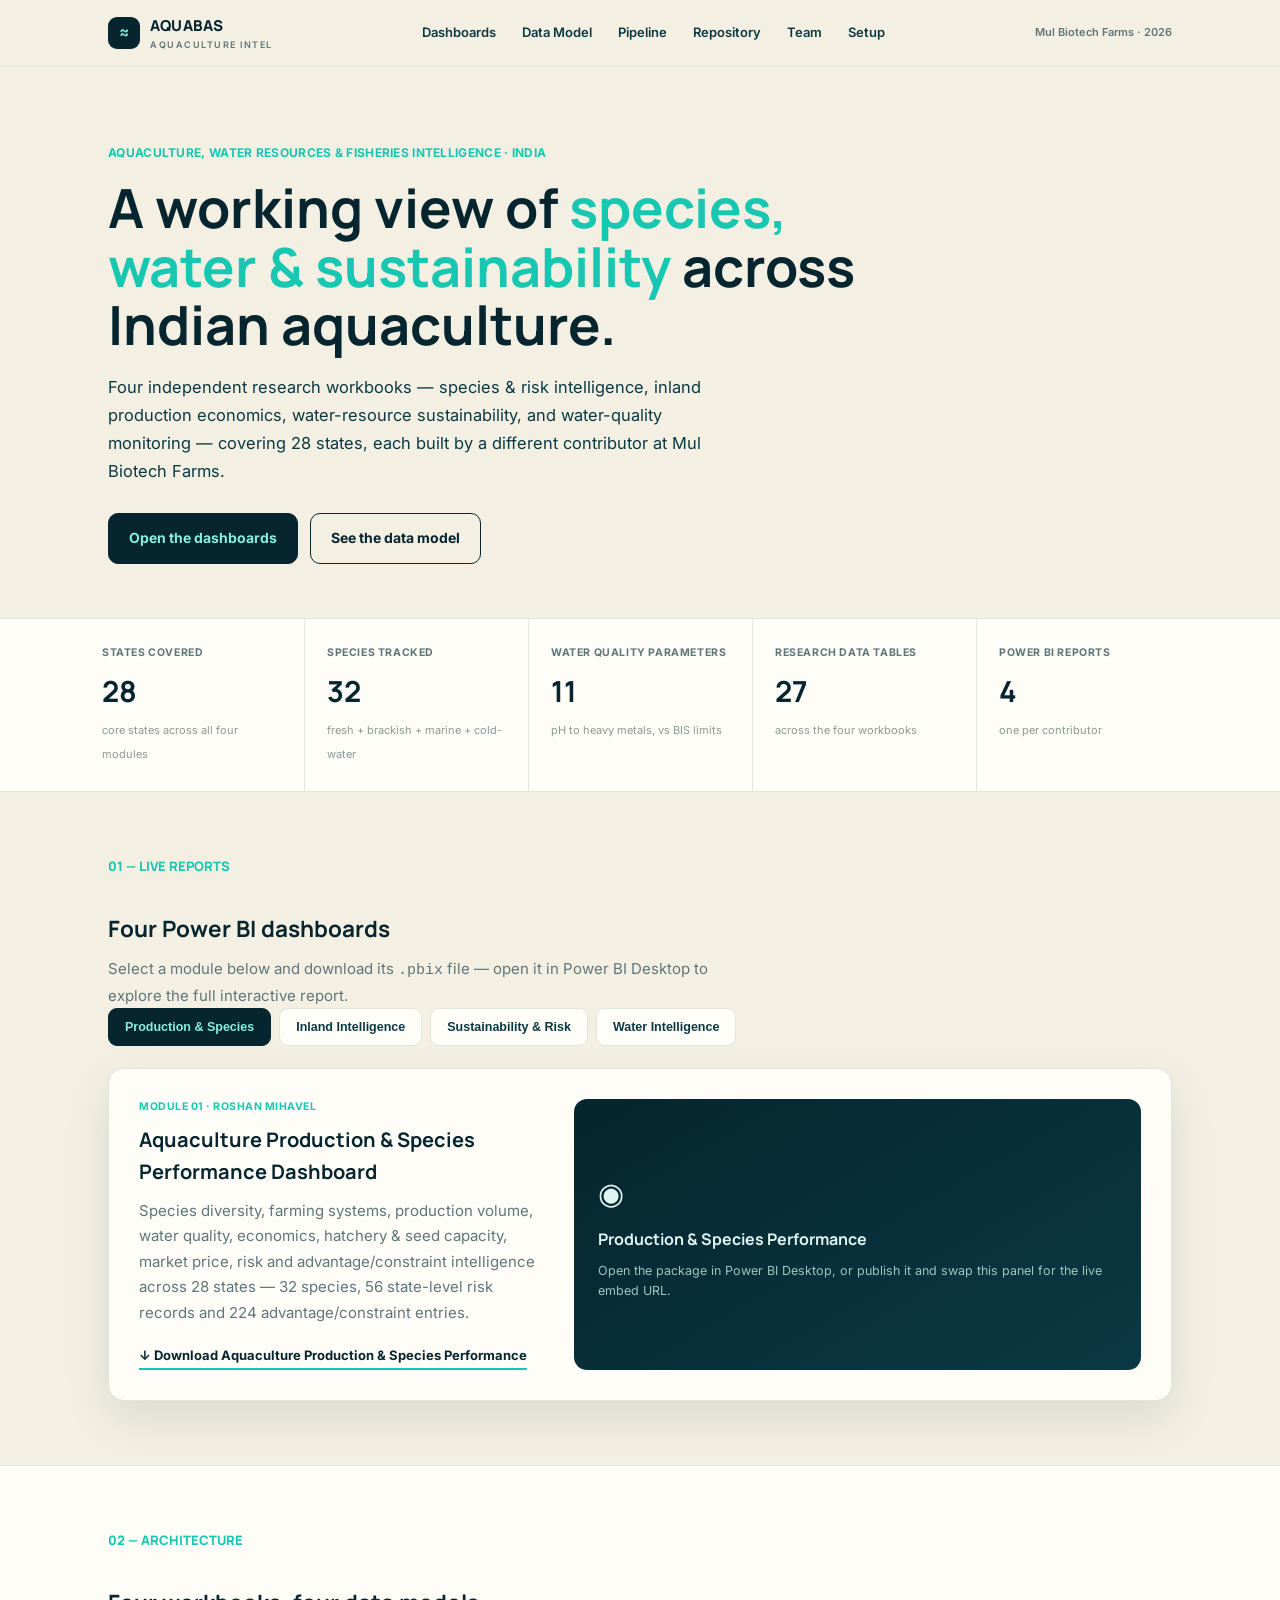
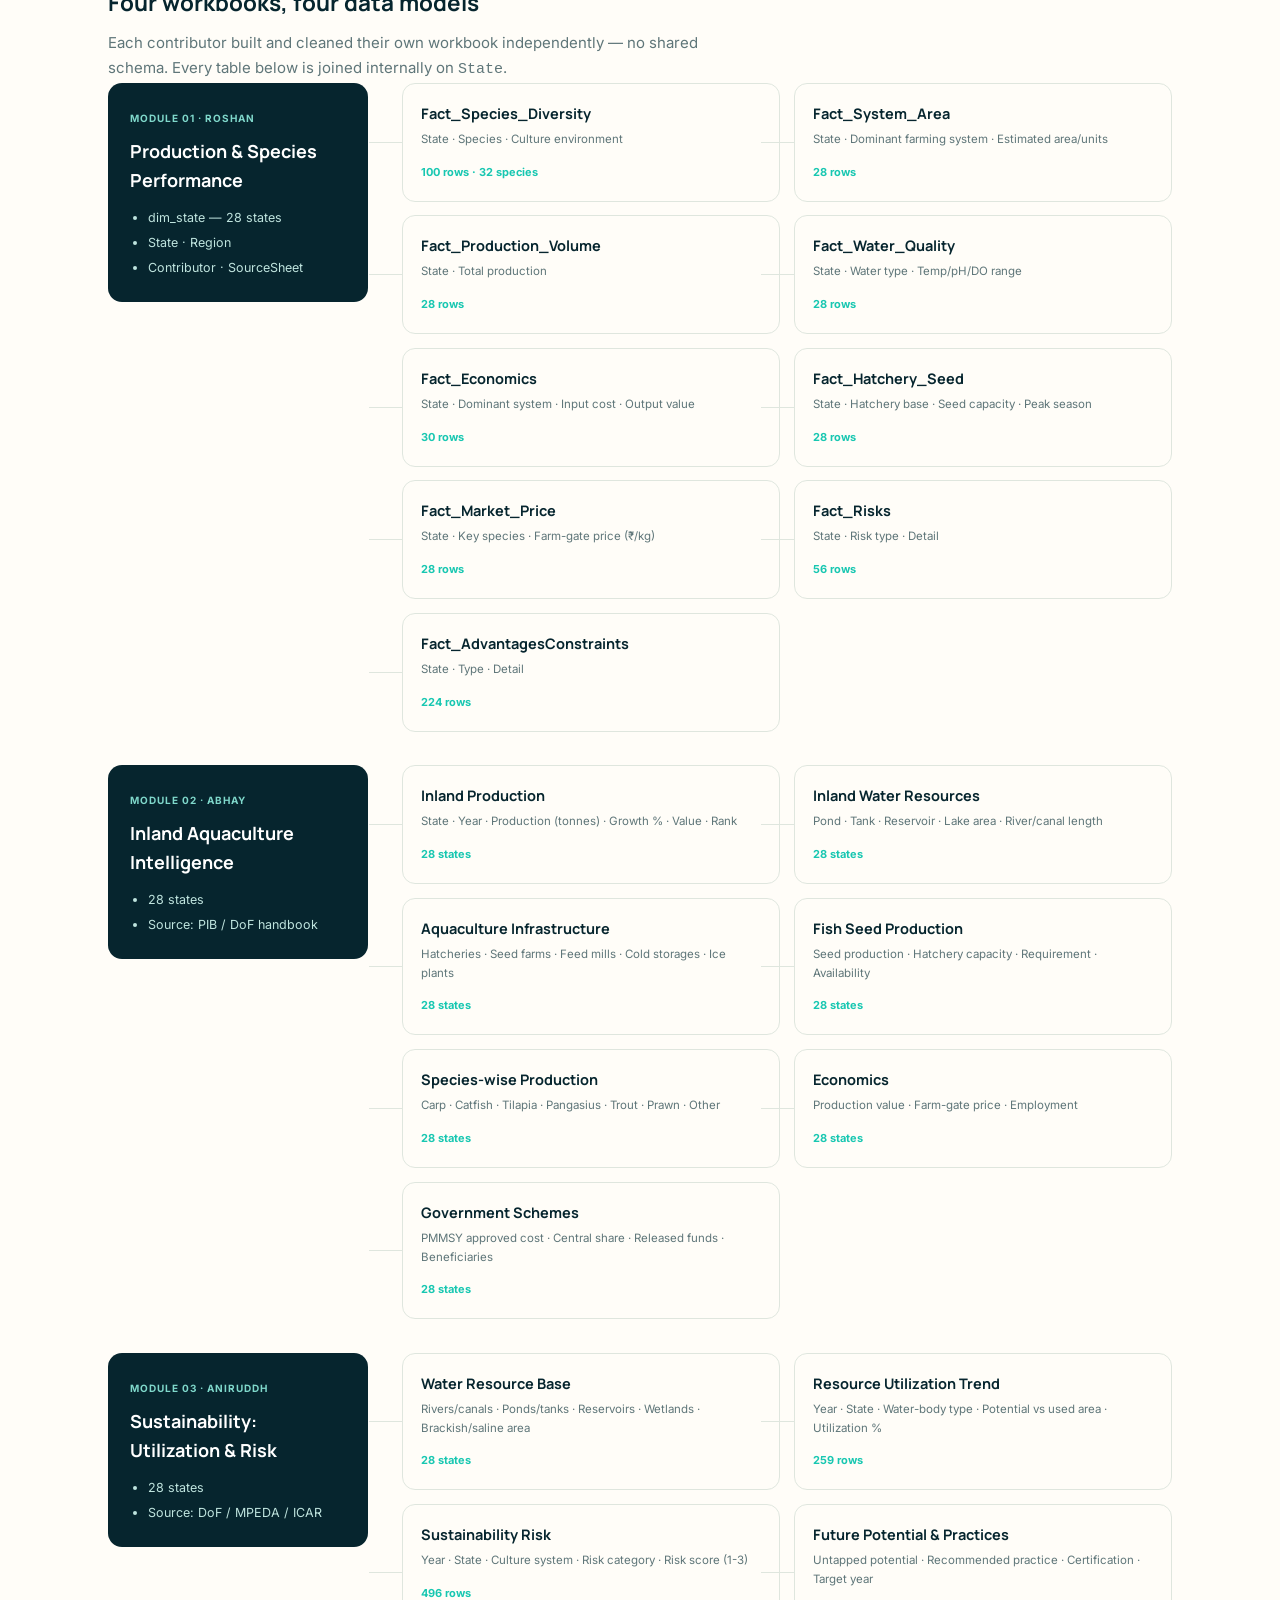
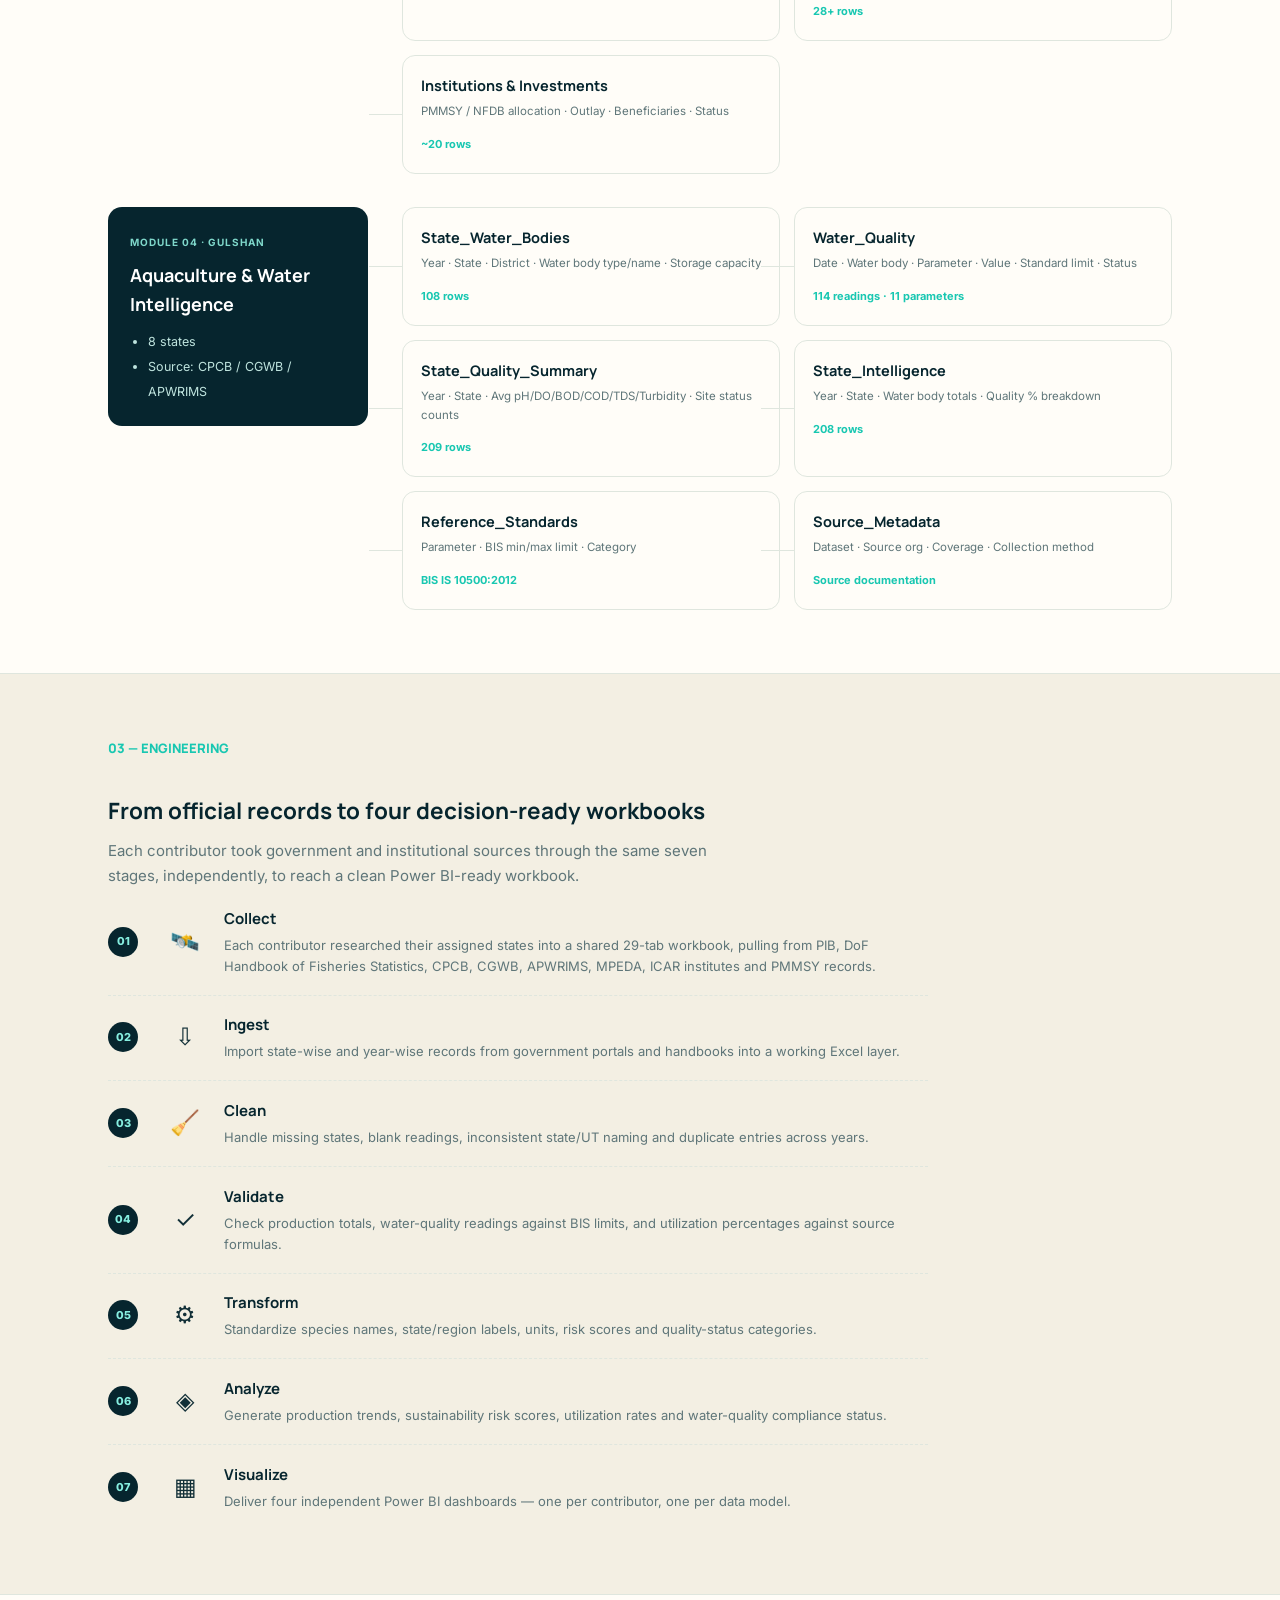
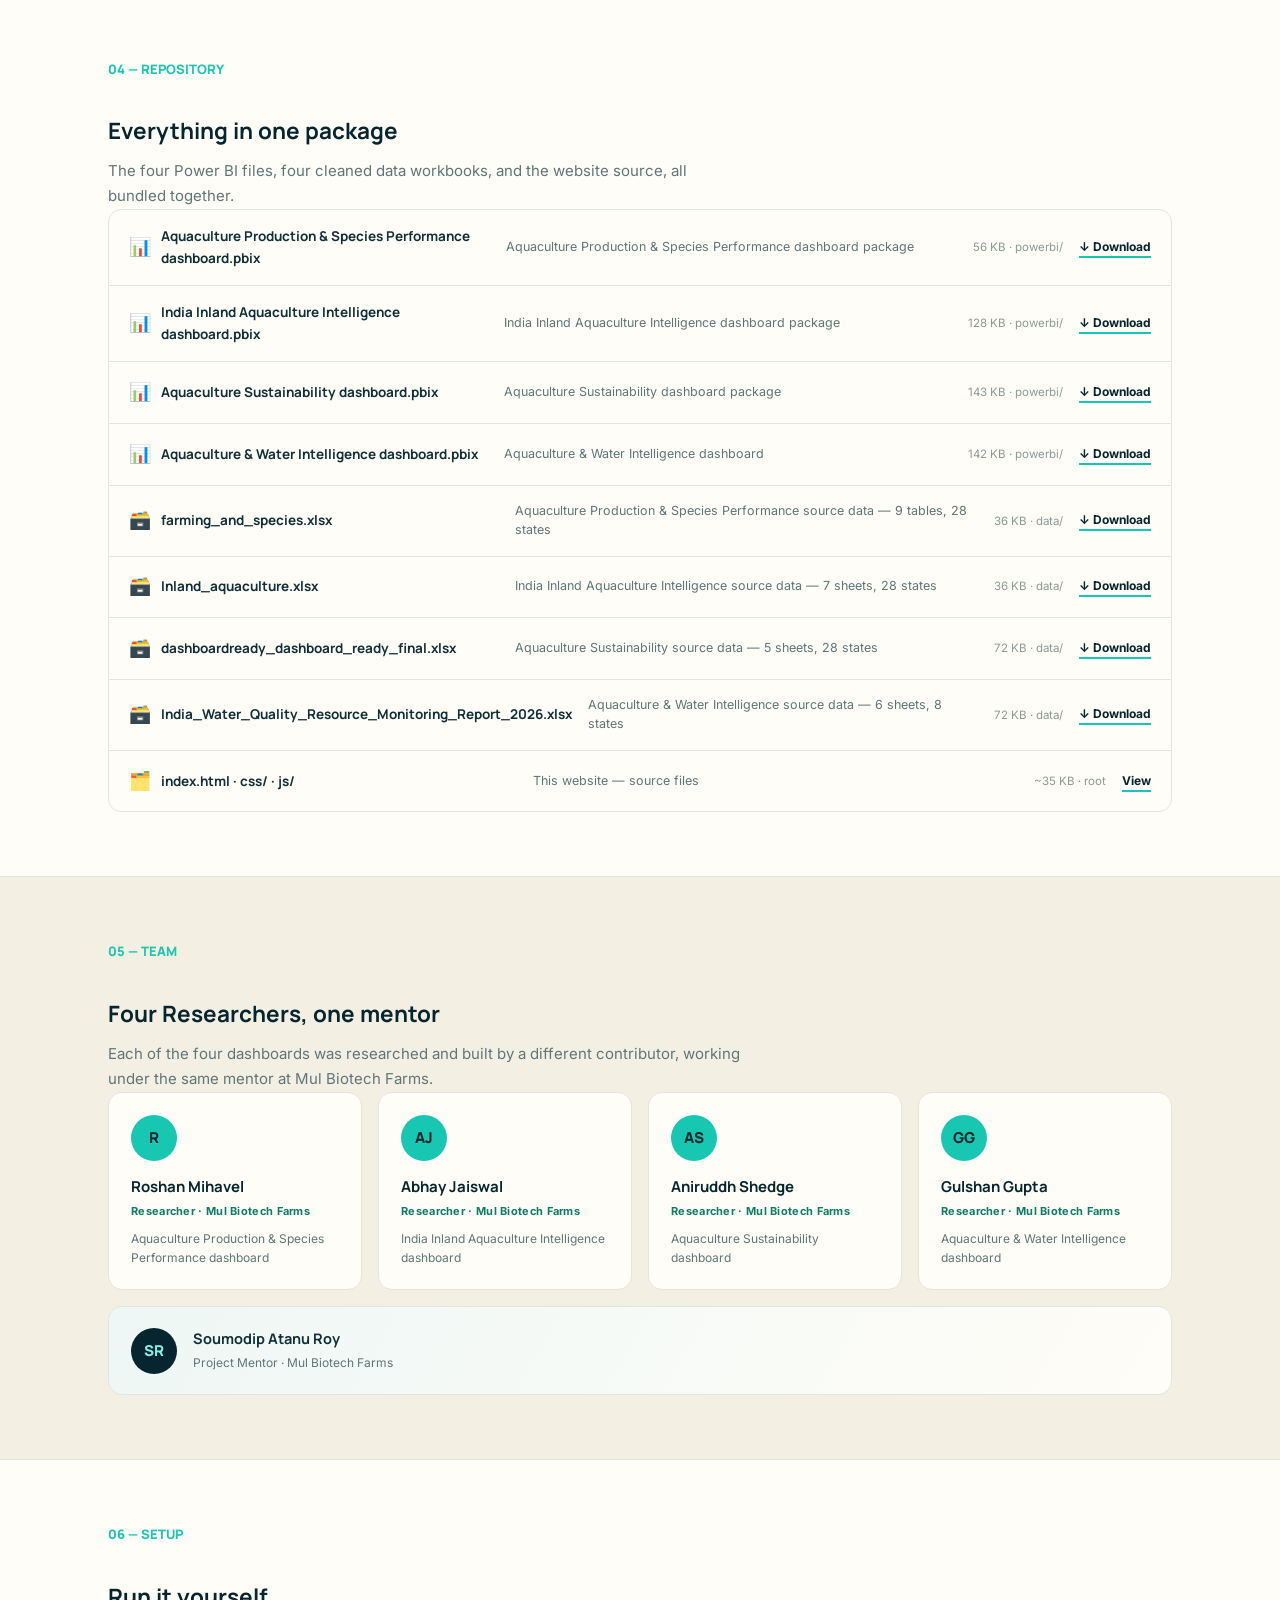
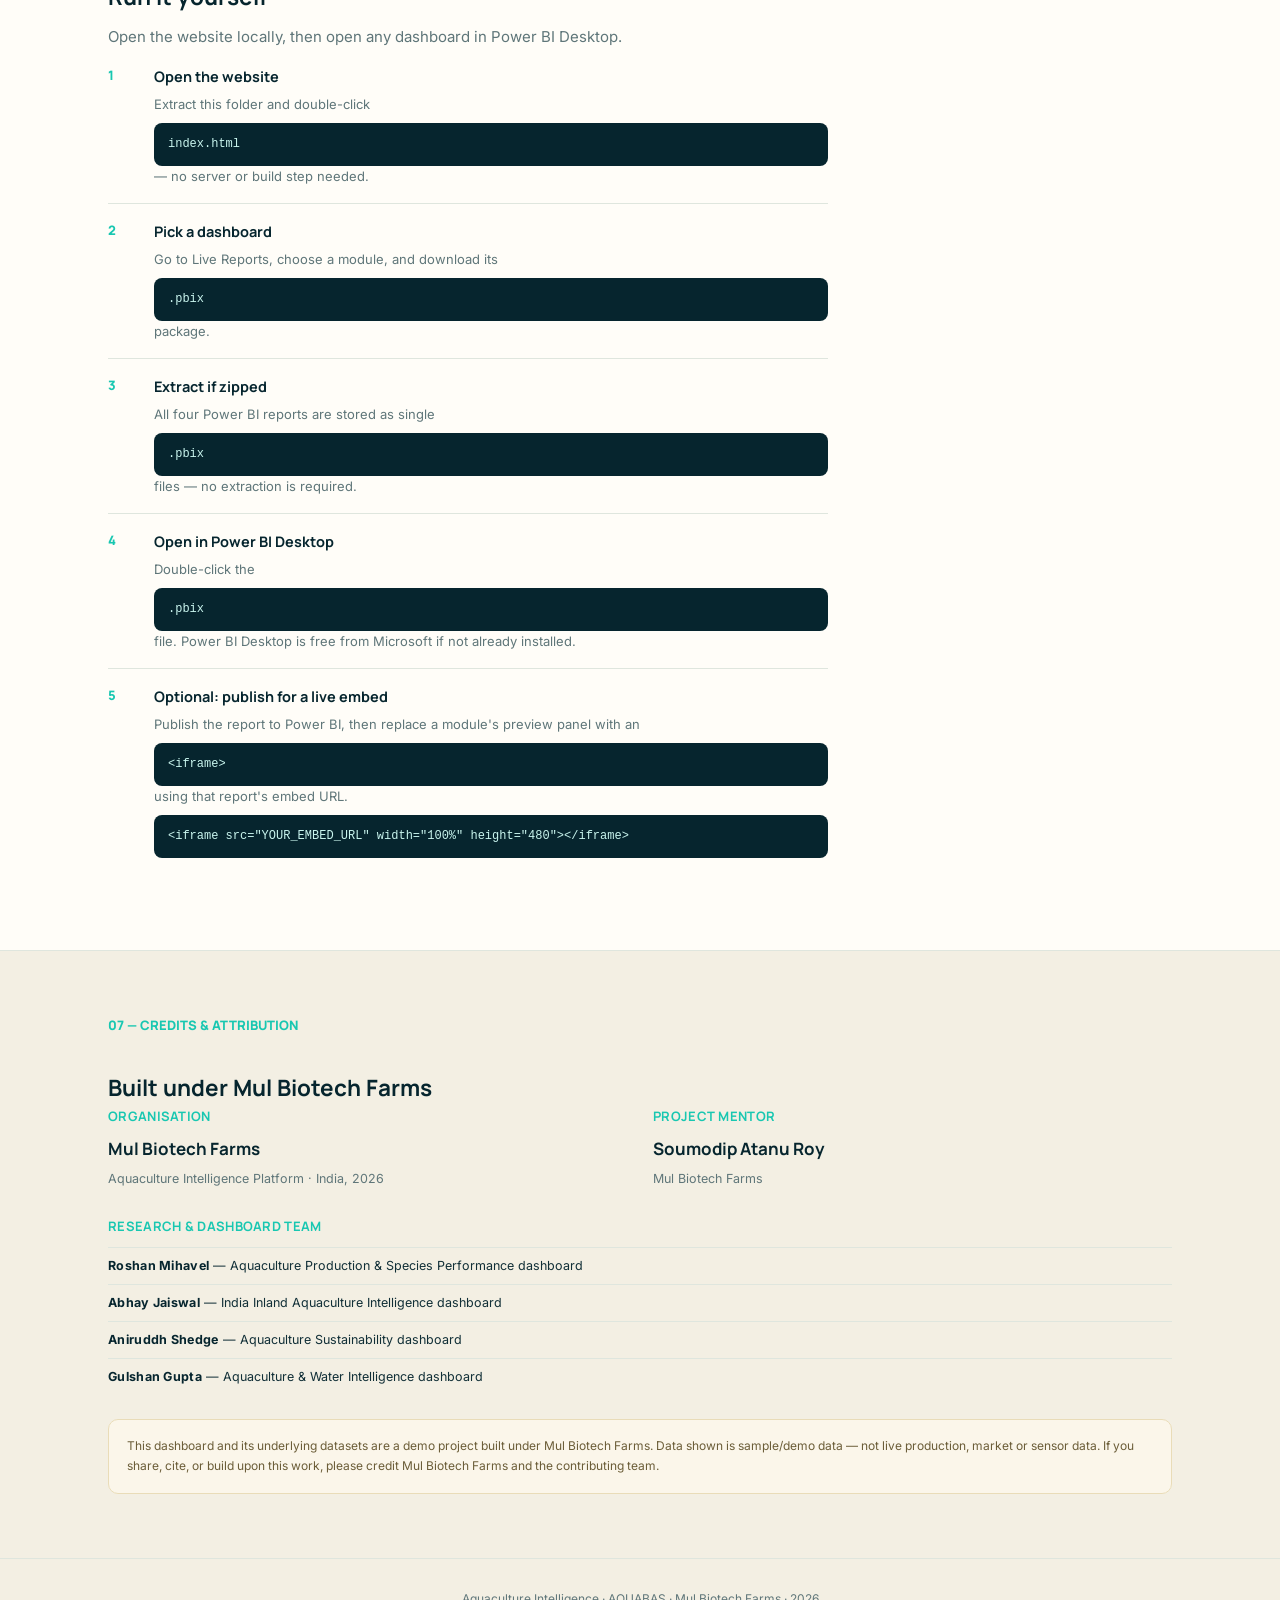
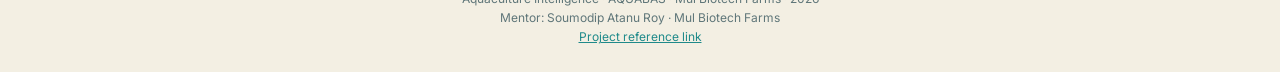
<file: index.html>
<!doctype html>
<html lang="en">
<head>
<meta charset="utf-8">
<meta name="viewport" content="width=device-width,initial-scale=1">
<title>AQUABAS — India Aquaculture & Water Intelligence Dashboards</title>
<meta name="description" content="AQUABAS — four Power BI dashboards covering species intelligence, production economics, water-resource sustainability and water-quality monitoring across Indian aquaculture, built under Mul Biotech Farms.">
<link rel="preconnect" href="https://fonts.googleapis.com">
<link rel="preconnect" href="https://fonts.gstatic.com" crossorigin>
<link rel="stylesheet" href="https://fonts.googleapis.com/css2?family=Manrope:wght@600;700;800&family=Inter:wght@400;500;600;700&display=swap">
<link rel="stylesheet" href="style.css">
</head>
<body>

<nav class="topnav">
  <div class="wrap">
    <div class="brand"><div class="mark">≈</div><div>AQUABAS<small>AQUACULTURE INTEL</small></div></div>
    <div class="navlinks">
      <a href="#dashboard">Dashboards</a>
      <a href="#model">Data Model</a>
      <a href="#pipeline">Pipeline</a>
      <a href="#repo">Repository</a>
      <a href="#team">Team</a>
      <a href="#setup">Setup</a>
    </div>
    <div class="navmeta">Mul Biotech Farms · 2026</div>
    <button class="hamburger" id="menuOpen" aria-label="Open menu" aria-expanded="false" aria-controls="mobileMenu">
      <span></span><span></span><span></span>
    </button>
  </div>
</nav>

<div class="mobile-menu" id="mobileMenu">
  <div class="mm-top">
    <div class="brand"><div class="mark">≈</div><div>AQUABAS<small>AQUACULTURE INTEL</small></div></div>
    <button class="mm-close" id="menuClose" aria-label="Close menu">✕</button>
  </div>
  <div class="mm-links">
    <a href="#dashboard">Dashboards</a>
    <a href="#model">Data Model</a>
    <a href="#pipeline">Pipeline</a>
    <a href="#repo">Repository</a>
    <a href="#team">Team</a>
    <a href="#setup">Setup</a>
  </div>
  <div class="mm-actions">
    <a class="btn primary" href="#dashboard">Open the dashboards</a>
    <a class="btn ghost" href="#model">See the data model</a>
  </div>
  <div class="mm-ledger">
    <small>Project ledger &nbsp;·&nbsp; Mul Biotech Farms &nbsp;·&nbsp; 2026</small>
    <div class="mm-ledger-row"><span>States covered</span><b>28</b></div>
    <div class="mm-ledger-row"><span>Power BI reports</span><b>4</b></div>
  </div>
</div>

<header class="hero">
  <div class="wrap">
    <div class="kicker">AQUACULTURE, WATER RESOURCES & FISHERIES INTELLIGENCE · INDIA</div>
    <h1>A working view of <i>species, water & sustainability</i> across Indian aquaculture.</h1>
    <p class="lead">Four independent research workbooks — species & risk intelligence, inland production economics, water-resource sustainability, and water-quality monitoring — covering 28 states, each built by a different contributor at Mul Biotech Farms.</p>
    <div class="hero-actions">
      <a class="btn primary" href="#dashboard">Open the dashboards</a>
      <a class="btn ghost" href="#model">See the data model</a>
    </div>
  </div>
</header>

<div class="ledger">
  <div class="wrap">
    <div><small>STATES COVERED</small><strong>28</strong><em>core states across all four modules</em></div>
    <div><small>SPECIES TRACKED</small><strong>32</strong><em>fresh + brackish + marine + cold-water</em></div>
    <div><small>WATER QUALITY PARAMETERS</small><strong>11</strong><em>pH to heavy metals, vs BIS limits</em></div>
    <div><small>RESEARCH DATA TABLES</small><strong>27</strong><em>across the four workbooks</em></div>
    <div><small>POWER BI REPORTS</small><strong>4</strong><em>one per contributor</em></div>
  </div>
</div>

<section class="block" id="dashboard">
  <div class="wrap">
    <div class="section-head"><span class="num">01 — LIVE REPORTS</span></div>
    <h2>Four Power BI dashboards</h2>
    <p class="section-sub">Select a module below and download its <code>.pbix</code> file — open it in Power BI Desktop to explore the full interactive report.</p>

    <div class="tabbar">
      <button class="tabbtn active" data-tab="t1">Production & Species</button>
      <button class="tabbtn" data-tab="t2">Inland Intelligence</button>
      <button class="tabbtn" data-tab="t3">Sustainability & Risk</button>
      <button class="tabbtn" data-tab="t4">Water Intelligence</button>
    </div>

    <div class="reportpanel active" id="t1">
      <div class="rp-meta">
        <span>MODULE 01 · ROSHAN MIHAVEL</span>
        <h3>Aquaculture Production & Species Performance Dashboard</h3>
        <p>Species diversity, farming systems, production volume, water quality, economics, hatchery & seed capacity, market price, risk and advantage/constraint intelligence across 28 states — 32 species, 56 state-level risk records and 224 advantage/constraint entries.</p>
        <a class="dl-link" href="javascript:void(0)" data-href="powerbi/Roshan.pbix" download="Roshan.pbix">↓ Download Aquaculture Production & Species Performance</a>
      </div>
      <div class="rp-preview"><div class="icon">◉</div><b>Production & Species Performance</b><small>Open the package in Power BI Desktop, or publish it and swap this panel for the live embed URL.</small></div>
    </div>

    <div class="reportpanel" id="t2">
      <div class="rp-meta">
        <span>MODULE 02 · ABHAY JAISWAL</span>
        <h3>India Inland Aquaculture Intelligence Dashboard</h3>
        <p>State-wise inland fish production, water resources, infrastructure, seed production, species-wise output, economics and PMMSY government scheme funding across 28 states.</p>
        <a class="dl-link" href="javascript:void(0)" data-href="powerbi/Abhay.pbix" download="Abhay.pbix">↓ Download India Inland Aquaculture Intelligence</a>
      </div>
      <div class="rp-preview"><div class="icon">◌</div><b>Inland Aquaculture Intelligence</b><small>Open the package in Power BI Desktop, or publish it and swap this panel for the live embed URL.</small></div>
    </div>

    <div class="reportpanel" id="t3">
      <div class="rp-meta">
        <span>MODULE 03 · ANIRUDDH SHEDGE</span>
        <h3>Aquaculture Sustainability Dashboard: Resource Utilization & Risk Analysis</h3>
        <p>Water resource base, actual-vs-potential utilization trends, a multi-year sustainability risk matrix, future resource potential and institutional investment (PMMSY / NFDB) tracking across 28 states.</p>
        <a class="dl-link" href="javascript:void(0)" data-href="powerbi/Aniruddha.pbix" download="Aniruddha.pbix">↓ Download Aquaculture Sustainability: Resource Utilization & Risk Analysis</a>
      </div>
      <div class="rp-preview"><div class="icon">◈</div><b>Sustainability & Risk Analysis</b><small>Open the package in Power BI Desktop, or publish it and swap this panel for the live embed URL.</small></div>
    </div>

    <div class="reportpanel" id="t4">
      <div class="rp-meta">
        <span>MODULE 04 · GULSHAN GUPTA</span>
        <h3>Aquaculture & Water Intelligence Dashboard</h3>
        <p>A registry of monitored reservoirs, ponds and hydrological stations, plus pH, dissolved oxygen, BOD, COD, TDS, turbidity and heavy-metal readings checked against BIS drinking-water standards across 8 states.</p>
        <a class="dl-link" href="javascript:void(0)" data-href="powerbi/gulshan.pbix" download="gulshan.pbix">↓ Download Aquaculture & Water Intelligence</a>
      </div>
      <div class="rp-preview"><div class="icon">◇</div><b>Aquaculture & Water Intelligence</b><small>Open the file in Power BI Desktop, or publish it and swap this panel for the live embed URL.</small></div>
    </div>
  </div>
</section>

<section class="block alt" id="model">
  <div class="wrap">
    <div class="section-head"><span class="num">02 — ARCHITECTURE</span></div>
    <h2>Four workbooks, four data models</h2>
    <p class="section-sub">Each contributor built and cleaned their own workbook independently — no shared schema. Every table below is joined internally on <code>State</code>.</p>

    <div class="model" style="margin-bottom:34px">
      <div class="dim-card">
        <span>MODULE 01 · ROSHAN</span>
        <h3>Production & Species Performance</h3>
        <ul>
          <li>dim_state — 28 states</li>
          <li>State · Region</li>
          <li>Contributor · SourceSheet</li>
        </ul>
      </div>
      <div class="fact-grid">
        <div class="fact-card"><b>Fact_Species_Diversity</b><span class="cols">State · Species · Culture environment</span><em>100 rows · 32 species</em></div>
        <div class="fact-card"><b>Fact_System_Area</b><span class="cols">State · Dominant farming system · Estimated area/units</span><em>28 rows</em></div>
        <div class="fact-card"><b>Fact_Production_Volume</b><span class="cols">State · Total production</span><em>28 rows</em></div>
        <div class="fact-card"><b>Fact_Water_Quality</b><span class="cols">State · Water type · Temp/pH/DO range</span><em>28 rows</em></div>
        <div class="fact-card"><b>Fact_Economics</b><span class="cols">State · Dominant system · Input cost · Output value</span><em>30 rows</em></div>
        <div class="fact-card"><b>Fact_Hatchery_Seed</b><span class="cols">State · Hatchery base · Seed capacity · Peak season</span><em>28 rows</em></div>
        <div class="fact-card"><b>Fact_Market_Price</b><span class="cols">State · Key species · Farm-gate price (₹/kg)</span><em>28 rows</em></div>
        <div class="fact-card"><b>Fact_Risks</b><span class="cols">State · Risk type · Detail</span><em>56 rows</em></div>
        <div class="fact-card"><b>Fact_AdvantagesConstraints</b><span class="cols">State · Type · Detail</span><em>224 rows</em></div>
      </div>
    </div>

    <div class="model" style="margin-bottom:34px">
      <div class="dim-card">
        <span>MODULE 02 · ABHAY</span>
        <h3>Inland Aquaculture Intelligence</h3>
        <ul>
          <li>28 states</li>
          <li>Source: PIB / DoF handbook</li>
        </ul>
      </div>
      <div class="fact-grid">
        <div class="fact-card"><b>Inland Production</b><span class="cols">State · Year · Production (tonnes) · Growth % · Value · Rank</span><em>28 states</em></div>
        <div class="fact-card"><b>Inland Water Resources</b><span class="cols">Pond · Tank · Reservoir · Lake area · River/canal length</span><em>28 states</em></div>
        <div class="fact-card"><b>Aquaculture Infrastructure</b><span class="cols">Hatcheries · Seed farms · Feed mills · Cold storages · Ice plants</span><em>28 states</em></div>
        <div class="fact-card"><b>Fish Seed Production</b><span class="cols">Seed production · Hatchery capacity · Requirement · Availability</span><em>28 states</em></div>
        <div class="fact-card"><b>Species-wise Production</b><span class="cols">Carp · Catfish · Tilapia · Pangasius · Trout · Prawn · Other</span><em>28 states</em></div>
        <div class="fact-card"><b>Economics</b><span class="cols">Production value · Farm-gate price · Employment</span><em>28 states</em></div>
        <div class="fact-card"><b>Government Schemes</b><span class="cols">PMMSY approved cost · Central share · Released funds · Beneficiaries</span><em>28 states</em></div>
      </div>
    </div>

    <div class="model" style="margin-bottom:34px">
      <div class="dim-card">
        <span>MODULE 03 · ANIRUDDH</span>
        <h3>Sustainability: Utilization & Risk</h3>
        <ul>
          <li>28 states</li>
          <li>Source: DoF / MPEDA / ICAR</li>
        </ul>
      </div>
      <div class="fact-grid">
        <div class="fact-card"><b>Water Resource Base</b><span class="cols">Rivers/canals · Ponds/tanks · Reservoirs · Wetlands · Brackish/saline area</span><em>28 states</em></div>
        <div class="fact-card"><b>Resource Utilization Trend</b><span class="cols">Year · State · Water-body type · Potential vs used area · Utilization %</span><em>259 rows</em></div>
        <div class="fact-card"><b>Sustainability Risk</b><span class="cols">Year · State · Culture system · Risk category · Risk score (1-3)</span><em>496 rows</em></div>
        <div class="fact-card"><b>Future Potential & Practices</b><span class="cols">Untapped potential · Recommended practice · Certification · Target year</span><em>28+ rows</em></div>
        <div class="fact-card"><b>Institutions & Investments</b><span class="cols">PMMSY / NFDB allocation · Outlay · Beneficiaries · Status</span><em>~20 rows</em></div>
      </div>
    </div>

    <div class="model">
      <div class="dim-card">
        <span>MODULE 04 · GULSHAN</span>
        <h3>Aquaculture & Water Intelligence</h3>
        <ul>
          <li>8 states</li>
          <li>Source: CPCB / CGWB / APWRIMS</li>
        </ul>
      </div>
      <div class="fact-grid">
        <div class="fact-card"><b>State_Water_Bodies</b><span class="cols">Year · State · District · Water body type/name · Storage capacity</span><em>108 rows</em></div>
        <div class="fact-card"><b>Water_Quality</b><span class="cols">Date · Water body · Parameter · Value · Standard limit · Status</span><em>114 readings · 11 parameters</em></div>
        <div class="fact-card"><b>State_Quality_Summary</b><span class="cols">Year · State · Avg pH/DO/BOD/COD/TDS/Turbidity · Site status counts</span><em>209 rows</em></div>
        <div class="fact-card"><b>State_Intelligence</b><span class="cols">Year · State · Water body totals · Quality % breakdown</span><em>208 rows</em></div>
        <div class="fact-card"><b>Reference_Standards</b><span class="cols">Parameter · BIS min/max limit · Category</span><em>BIS IS 10500:2012</em></div>
        <div class="fact-card"><b>Source_Metadata</b><span class="cols">Dataset · Source org · Coverage · Collection method</span><em>Source documentation</em></div>
      </div>
    </div>
  </div>
</section>

<section class="block" id="pipeline">
  <div class="wrap">
    <div class="section-head"><span class="num">03 — ENGINEERING</span></div>
    <h2>From official records to four decision-ready workbooks</h2>
    <p class="section-sub">Each contributor took government and institutional sources through the same seven stages, independently, to reach a clean Power BI-ready workbook.</p>

    <div class="pipeline">
      <div class="pstep"><div class="pnum">01</div><div class="picon">🛰️</div><div><h4>Collect</h4><p>Each contributor researched their assigned states into a shared 29-tab workbook, pulling from PIB, DoF Handbook of Fisheries Statistics, CPCB, CGWB, APWRIMS, MPEDA, ICAR institutes and PMMSY records.</p></div></div>
      <div class="pstep"><div class="pnum">02</div><div class="picon">⇩</div><div><h4>Ingest</h4><p>Import state-wise and year-wise records from government portals and handbooks into a working Excel layer.</p></div></div>
      <div class="pstep"><div class="pnum">03</div><div class="picon">🧹</div><div><h4>Clean</h4><p>Handle missing states, blank readings, inconsistent state/UT naming and duplicate entries across years.</p></div></div>
      <div class="pstep"><div class="pnum">04</div><div class="picon">✓</div><div><h4>Validate</h4><p>Check production totals, water-quality readings against BIS limits, and utilization percentages against source formulas.</p></div></div>
      <div class="pstep"><div class="pnum">05</div><div class="picon">⚙</div><div><h4>Transform</h4><p>Standardize species names, state/region labels, units, risk scores and quality-status categories.</p></div></div>
      <div class="pstep"><div class="pnum">06</div><div class="picon">◈</div><div><h4>Analyze</h4><p>Generate production trends, sustainability risk scores, utilization rates and water-quality compliance status.</p></div></div>
      <div class="pstep"><div class="pnum">07</div><div class="picon">▦</div><div><h4>Visualize</h4><p>Deliver four independent Power BI dashboards — one per contributor, one per data model.</p></div></div>
    </div>
  </div>
</section>

<section class="block alt" id="repo">
  <div class="wrap">
    <div class="section-head"><span class="num">04 — REPOSITORY</span></div>
    <h2>Everything in one package</h2>
    <p class="section-sub">The four Power BI files, four cleaned data workbooks, and the website source, all bundled together.</p>

    <div class="repo-list">
      <div class="repo-row"><span class="rhead"><span class="ricon">📊</span><b>Aquaculture Production & Species Performance dashboard.pbix</b></span><span class="rdesc">Aquaculture Production & Species Performance dashboard package</span><span class="rsize">56 KB · powerbi/</span><a href="javascript:void(0)" data-href="powerbi/Roshan.pbix" download="Roshan.pbix">↓ Download</a></div>
      <div class="repo-row"><span class="rhead"><span class="ricon">📊</span><b>India Inland Aquaculture Intelligence dashboard.pbix</b></span><span class="rdesc">India Inland Aquaculture Intelligence dashboard package</span><span class="rsize">128 KB · powerbi/</span><a href="javascript:void(0)" data-href="powerbi/Abhay.pbix" download="Abhay.pbix">↓ Download</a></div>
      <div class="repo-row"><span class="rhead"><span class="ricon">📊</span><b>Aquaculture Sustainability dashboard.pbix</b></span><span class="rdesc">Aquaculture Sustainability dashboard package</span><span class="rsize">143 KB · powerbi/</span><a href="javascript:void(0)" data-href="powerbi/Aniruddha.pbix" download="Aniruddha.pbix">↓ Download</a></div>
      <div class="repo-row"><span class="rhead"><span class="ricon">📊</span><b>Aquaculture & Water Intelligence dashboard.pbix</b></span><span class="rdesc">Aquaculture & Water Intelligence dashboard</span><span class="rsize">142 KB · powerbi/</span><a href="javascript:void(0)" data-href="powerbi/gulshan.pbix" download="gulshan.pbix">↓ Download</a></div>
      <div class="repo-row"><span class="rhead"><span class="ricon">🗃️</span><b>farming_and_species.xlsx</b></span><span class="rdesc">Aquaculture Production & Species Performance source data — 9 tables, 28 states</span><span class="rsize">36 KB · data/</span><a href="javascript:void(0)" data-href="data/farming_and_species.xlsx" download="farming_and_species.xlsx">↓ Download</a></div>
      <div class="repo-row"><span class="rhead"><span class="ricon">🗃️</span><b>Inland_aquaculture.xlsx</b></span><span class="rdesc">India Inland Aquaculture Intelligence source data — 7 sheets, 28 states</span><span class="rsize">36 KB · data/</span><a href="javascript:void(0)" data-href="data/Inland_aquaculture.xlsx" download="Inland_aquaculture.xlsx">↓ Download</a></div>
      <div class="repo-row"><span class="rhead"><span class="ricon">🗃️</span><b>dashboardready_dashboard_ready_final.xlsx</b></span><span class="rdesc">Aquaculture Sustainability source data — 5 sheets, 28 states</span><span class="rsize">72 KB · data/</span><a href="javascript:void(0)" data-href="data/dashboardready_dashboard_ready_final.xlsx" download="dashboardready_dashboard_ready_final.xlsx">↓ Download</a></div>
      <div class="repo-row"><span class="rhead"><span class="ricon">🗃️</span><b>India_Water_Quality_Resource_Monitoring_Report_2026.xlsx</b></span><span class="rdesc">Aquaculture & Water Intelligence source data — 6 sheets, 8 states</span><span class="rsize">72 KB · data/</span><a href="javascript:void(0)" data-href="data/India_Water_Quality_Resource_Monitoring_Report_2026.xlsx" download="India_Water_Quality_Resource_Monitoring_Report_2026.xlsx">↓ Download</a></div>
            <div class="repo-row"><span class="rhead"><span class="ricon">🗂️</span><b>index.html · css/ · js/</b></span><span class="rdesc">This website — source files</span><span class="rsize">~35 KB · root</span><a href="index.html">View</a></div>
    </div>
  </div>
</section>

<section class="block" id="team">
  <div class="wrap">
    <div class="section-head"><span class="num">05 — TEAM</span></div>
    <h2>Four Researchers, one mentor</h2>
    <p class="section-sub">Each of the four dashboards was researched and built by a different contributor, working under the same mentor at Mul Biotech Farms.</p>

    <div class="team-row">
      <div class="tcard"><div class="avatar">R</div><h4>Roshan Mihavel</h4><span class="role">Researcher · Mul Biotech Farms</span><p>Aquaculture Production & Species Performance dashboard</p></div>
      <div class="tcard"><div class="avatar">AJ</div><h4>Abhay Jaiswal</h4><span class="role">Researcher · Mul Biotech Farms</span><p>India Inland Aquaculture Intelligence dashboard</p></div>
      <div class="tcard"><div class="avatar">AS</div><h4>Aniruddh Shedge</h4><span class="role">Researcher · Mul Biotech Farms</span><p>Aquaculture Sustainability dashboard</p></div>
      <div class="tcard"><div class="avatar">GG</div><h4>Gulshan Gupta</h4><span class="role">Researcher · Mul Biotech Farms</span><p>Aquaculture & Water Intelligence dashboard</p></div>
    </div>

    <div class="mentor-row">
      <div class="avatar">SR</div>
      <div><b>Soumodip Atanu Roy</b><span>Project Mentor · Mul Biotech Farms</span></div>
    </div>
  </div>
</section>

<section class="block alt" id="setup">
  <div class="wrap">
    <div class="section-head"><span class="num">06 — SETUP</span></div>
    <h2>Run it yourself</h2>
    <p class="section-sub">Open the website locally, then open any dashboard in Power BI Desktop.</p>

    <div class="setup-list">
      <div class="sstep"><div class="snum">1</div><div><h4>Open the website</h4><p>Extract this folder and double-click <code>index.html</code> — no server or build step needed.</p></div></div>
      <div class="sstep"><div class="snum">2</div><div><h4>Pick a dashboard</h4><p>Go to <a href="#dashboard">Live Reports</a>, choose a module, and download its <code>.pbix</code> package.</p></div></div>
      <div class="sstep"><div class="snum">3</div><div><h4>Extract if zipped</h4><p>All four Power BI reports are stored as single <code>.pbix</code> files — no extraction is required.</p></div></div>
      <div class="sstep"><div class="snum">4</div><div><h4>Open in Power BI Desktop</h4><p>Double-click the <code>.pbix</code> file. Power BI Desktop is free from Microsoft if not already installed.</p></div></div>
      <div class="sstep"><div class="snum">5</div><div><h4>Optional: publish for a live embed</h4><p>Publish the report to Power BI, then replace a module's preview panel with an <code>&lt;iframe&gt;</code> using that report's embed URL.
        <pre class="codeblock">&lt;iframe src="YOUR_EMBED_URL" width="100%" height="480"&gt;&lt;/iframe&gt;</pre>
      </p></div></div>
    </div>
  </div>
</section>

<section class="block" id="credits">
  <div class="wrap">
    <div class="section-head"><span class="num">07 — CREDITS & ATTRIBUTION</span></div>
    <h2>Built under Mul Biotech Farms</h2>

    <div class="credit-grid">
      <div class="credit-block">
        <b>ORGANISATION</b>
        <h3>Mul Biotech Farms</h3>
        <span>Aquaculture Intelligence Platform · India, 2026</span>
      </div>
      <div class="credit-block">
        <b>PROJECT MENTOR</b>
        <h3>Soumodip Atanu Roy</h3>
        <span>Mul Biotech Farms</span>
      </div>
    </div>

    <div class="credit-block" style="margin-top:26px">
      <b>RESEARCH & DASHBOARD TEAM</b>
      <ul>
        <li><b>Roshan Mihavel</b> — Aquaculture Production & Species Performance dashboard</li>
        <li><b>Abhay Jaiswal</b> — India Inland Aquaculture Intelligence dashboard</li>
        <li><b>Aniruddh Shedge</b> — Aquaculture Sustainability dashboard</li>
        <li><b>Gulshan Gupta</b> — Aquaculture & Water Intelligence dashboard</li>
      </ul>
    </div>

    <div class="disclaimer">
      This dashboard and its underlying datasets are a demo project built under Mul Biotech Farms. Data shown is sample/demo data — not live production, market or sensor data. If you share, cite, or build upon this work, please credit Mul Biotech Farms and the contributing team.
    </div>
  </div>
</section>

<footer>
  Aquaculture Intelligence · AQUABAS · Mul Biotech Farms · 2026<br>
  Mentor: Soumodip Atanu Roy · Mul Biotech Farms<br>
  <a href="https://share.google/TKasV1bdEdwpiktEd" target="_blank" rel="noopener">Project reference link</a>
</footer>

<div class="gate-overlay" id="gateOverlay">
  <div class="gate-box">
    <div class="gate-filename" id="gateFilename"></div>
    <h3>Before you download</h3>
    <p>Please share your name and email so we know who's using this dataset. Your download will start right after.</p>
    <form id="gateForm">
      <label>Name</label>
      <input type="text" id="gateName" required placeholder="Your full name">
      <label>Email</label>
      <input type="email" id="gateEmail" required placeholder="you@example.com">
      <div class="gate-error" id="gateError">Please fill in both fields with a valid email.</div>
      <div class="gate-actions">
        <button type="button" class="gate-cancel" id="gateCancel">Cancel</button>
        <button type="submit" class="gate-submit">Continue to download</button>
      </div>
    </form>
  </div>
</div>

<script src="script.js"></script>
</body>
</html>
</file>
<file: style.css>
:root{
  --navy:#06252e; --navy2:#0b3943; --aqua:#18c7b1; --mint:#86eee0;
  --sand:#f3efe3; --paper:#fffdf8; --ink:#112f37; --muted:#5f7679;
  --line:#dfe6de; --orange:#c9822f; --red:#c65c5c; --blue:#3f74b8; --purple:#7059a6;
  --shadow:0 18px 45px rgba(6,37,46,.10);
}
*{box-sizing:border-box}
html{scroll-behavior:smooth}
body{margin:0;background:var(--sand);color:var(--ink);font:15px/1.6 Inter,Segoe UI,Arial,sans-serif;-webkit-font-smoothing:antialiased}
h1,h2,h3,h4{font-family:Manrope,Arial,sans-serif;margin:0;color:var(--navy)}
p{margin:0}
a{color:inherit;text-decoration:none}
.wrap{max-width:1120px;margin:0 auto;padding:0 28px}

/* ---------- top nav ---------- */
.topnav{position:sticky;top:0;z-index:40;background:rgba(243,239,227,.92);backdrop-filter:blur(10px);border-bottom:1px solid var(--line)}
.topnav .wrap{display:flex;align-items:center;justify-content:space-between;height:66px}
.brand{display:flex;align-items:center;gap:10px;font-family:Manrope;font-weight:800;color:var(--navy);letter-spacing:.2px}
.brand .mark{width:32px;height:32px;border-radius:9px;background:var(--navy);color:var(--mint);display:grid;place-items:center;font-size:17px}
.brand small{display:block;font-family:Inter;font-weight:600;font-size:9px;letter-spacing:1.5px;color:var(--muted)}
.navlinks{display:flex;gap:26px}
.navlinks a{font-size:13px;font-weight:600;color:var(--navy2);padding:6px 0;border-bottom:2px solid transparent}
.navlinks a:hover{border-color:var(--aqua)}
.navmeta{font-size:11px;color:var(--muted);font-weight:600}
.hamburger{display:none;flex-direction:column;justify-content:center;gap:5px;width:34px;height:34px;border:0;background:none;cursor:pointer;padding:0}
.hamburger span{display:block;width:22px;height:2px;background:var(--navy);border-radius:2px}

/* ---------- mobile full-screen menu ---------- */
.mobile-menu{position:fixed;inset:0;z-index:60;background:var(--navy);color:var(--mint);display:none;flex-direction:column;overflow-y:auto;padding:0 0 30px}
.mobile-menu.open{display:flex}
.mm-top{display:flex;align-items:center;justify-content:space-between;padding:18px 22px;border-bottom:1px solid rgba(255,255,255,.1)}
.mobile-menu .brand{color:#fff}
.mobile-menu .brand .mark{background:var(--orange);color:var(--navy)}
.mobile-menu .brand small{color:#9fc4c1}
.mm-close{width:34px;height:34px;border-radius:50%;border:1px solid rgba(255,255,255,.25);background:none;color:#fff;font-size:16px;cursor:pointer}
.mm-links{display:flex;flex-direction:column;padding:6px 22px}
.mm-links a{padding:17px 0;border-bottom:1px solid rgba(255,255,255,.08);font-family:Manrope;font-weight:600;font-size:17px;color:#dff5f1}
.mm-actions{display:flex;flex-direction:column;gap:12px;padding:22px}
.mm-actions .btn{justify-content:center;width:100%}
.mm-actions .btn.primary{background:var(--orange);border-color:var(--orange);color:var(--navy)}
.mm-actions .btn.ghost{border-color:rgba(255,255,255,.35);color:#fff}
.mm-ledger{margin:6px 22px 0;padding:18px;border:1px solid rgba(255,255,255,.12);border-radius:12px;background:rgba(255,255,255,.04)}
.mm-ledger small{display:block;color:#9fc4c1;font-size:10.5px;font-weight:700;letter-spacing:.5px;margin-bottom:12px}
.mm-ledger-row{display:flex;justify-content:space-between;align-items:center;padding:8px 0;border-top:1px dashed rgba(255,255,255,.12)}
.mm-ledger-row:first-of-type{border-top:0}
.mm-ledger-row span{font-size:13px;color:#cfe6e2}
.mm-ledger-row b{font-family:Manrope;font-size:18px;color:var(--orange)}

/* ---------- hero ---------- */
.hero{padding:76px 0 54px;border-bottom:1px solid var(--line)}
.hero .kicker{font-size:12px;font-weight:700;color:var(--aqua);letter-spacing:.3px}
.hero h1{font-size:clamp(34px,5vw,54px);line-height:1.08;margin:16px 0 20px;max-width:780px}
.hero h1 i{font-style:normal;color:var(--aqua)}
.hero p.lead{max-width:600px;color:var(--navy2);font-size:16.5px;line-height:1.7}
.hero-actions{display:flex;gap:12px;margin-top:28px}
.btn{display:inline-flex;align-items:center;gap:8px;padding:13px 20px;border-radius:10px;font-weight:700;font-size:14px;border:1px solid var(--navy);cursor:pointer;background:transparent;color:var(--navy)}
.btn.primary{background:var(--navy);color:var(--mint);border-color:var(--navy)}
.btn.primary:hover{background:var(--navy2)}
.btn.ghost:hover{border-color:var(--aqua);color:var(--aqua)}

/* ---------- ledger (stat strip) ---------- */
.ledger{border-bottom:1px solid var(--line);background:var(--paper)}
.ledger .wrap{display:grid;grid-template-columns:repeat(5,1fr);padding:0}
.ledger div{padding:26px 22px;border-left:1px solid var(--line)}
.ledger div:first-child{border-left:0}
.ledger small{display:block;color:var(--muted);font-size:10.5px;font-weight:700;letter-spacing:.6px}
.ledger strong{display:block;font-family:Manrope;font-size:29px;color:var(--navy);margin:6px 0 3px}
.ledger em{font-style:normal;color:#8a9a97;font-size:11px}

/* ---------- section scaffolding ---------- */
section.block{padding:64px 0}
section.block.alt{background:var(--paper);border-top:1px solid var(--line);border-bottom:1px solid var(--line)}
.section-head{display:flex;align-items:baseline;gap:14px;margin-bottom:34px}
.section-head .num{font-family:Manrope;font-weight:800;color:var(--aqua);font-size:13px}
.section-head h2{font-size:26px}
.section-sub{color:var(--muted);max-width:640px;margin:10px 0 0;line-height:1.65}

/* ---------- live reports (tabs) ---------- */
.tabbar{display:flex;gap:8px;flex-wrap:wrap;margin-bottom:22px}
.tabbtn{padding:11px 16px;border-radius:9px;border:1px solid var(--line);background:var(--paper);font-weight:700;font-size:12.5px;color:var(--navy2);cursor:pointer}
.tabbtn.active{background:var(--navy);color:var(--mint);border-color:var(--navy)}
.reportpanel{display:none;background:var(--paper);border:1px solid var(--line);border-radius:16px;padding:30px;box-shadow:var(--shadow)}
.reportpanel.active{display:grid;grid-template-columns:1fr 1.4fr;gap:30px}
.reportpanel .rp-meta span{display:block;font-size:10.5px;font-weight:700;color:var(--aqua);letter-spacing:.5px;margin-bottom:8px}
.reportpanel .rp-meta h3{font-size:20px;margin-bottom:10px}
.reportpanel .rp-meta p{color:var(--muted);line-height:1.7;margin-bottom:18px}
.dl-link{display:inline-flex;align-items:center;gap:8px;font-weight:700;font-size:13px;color:var(--navy);border-bottom:2px solid var(--aqua);padding-bottom:2px}
.rp-preview{background:linear-gradient(150deg,var(--navy),var(--navy2));border-radius:13px;padding:24px;color:#dff5f1;display:flex;flex-direction:column;justify-content:center;min-height:180px}
.rp-preview .icon{font-size:30px;margin-bottom:10px}
.rp-preview b{font-family:Manrope;font-size:16px}
.rp-preview small{color:#9fc4c1;line-height:1.6;display:block;margin-top:8px}

/* ---------- data model ---------- */
.model{display:grid;grid-template-columns:260px 1fr;gap:0;align-items:start;position:relative}
.dim-card{background:var(--navy);color:var(--mint);border-radius:14px;padding:22px;position:sticky;top:90px}
.dim-card span{font-size:10px;font-weight:700;letter-spacing:1px;color:#7fd8cb}
.dim-card h3{color:#fff;font-size:18px;margin:8px 0 10px}
.dim-card ul{margin:0;padding-left:18px;color:#bfe4de;font-size:12.5px;line-height:2}
.fact-grid{display:grid;grid-template-columns:1fr 1fr;gap:14px;padding-left:34px}
.fact-card{background:var(--paper);border:1px solid var(--line);border-radius:13px;padding:18px;position:relative}
.fact-card:before{content:"";position:absolute;left:-34px;top:50%;width:34px;height:1px;background:var(--line)}
.fact-card b{display:block;font-family:Manrope;font-size:14.5px;color:var(--navy);margin-bottom:5px}
.fact-card span.cols{display:block;color:var(--muted);font-size:11.5px;line-height:1.6;margin-bottom:10px}
.fact-card em{font-style:normal;font-size:11px;color:var(--aqua);font-weight:700}

/* ---------- pipeline ---------- */
.pipeline{display:grid;gap:0;max-width:820px}
.pstep{display:grid;grid-template-columns:38px 46px 1fr;gap:16px;align-items:center;padding:18px 0;border-bottom:1px dashed var(--line)}
.pstep:last-child{border-bottom:0}
.pstep .pnum{width:30px;height:30px;border-radius:50%;background:var(--navy);color:var(--mint);display:grid;place-items:center;font-size:11px;font-weight:800}
.pstep .picon{font-size:24px;text-align:center}
.pstep h4{font-size:15px;margin-bottom:4px}
.pstep p{color:var(--muted);font-size:13px;line-height:1.6}

/* ---------- repository ---------- */
.repo-list{border:1px solid var(--line);border-radius:13px;overflow:hidden;background:var(--paper)}
.repo-row{display:grid;grid-template-columns:1.6fr 2fr auto auto;gap:16px;align-items:center;padding:16px 20px;border-bottom:1px solid var(--line)}
.repo-row:last-child{border-bottom:0}
.repo-row .ricon{font-size:18px}
.repo-row .rhead{display:flex;align-items:center;gap:10px}
.repo-row b{font-family:Manrope;font-size:13.5px}
.repo-row .rdesc{color:var(--muted);font-size:12.5px;line-height:1.5}
.repo-row .rsize{color:#8a9a97;font-size:11.5px;white-space:nowrap}
.repo-row a{font-weight:700;font-size:12px;color:var(--navy);border-bottom:2px solid var(--aqua);white-space:nowrap}

/* ---------- team ---------- */
.team-row{display:grid;grid-template-columns:repeat(4,1fr);gap:16px;margin-bottom:16px}
.tcard{background:var(--paper);border:1px solid var(--line);border-radius:14px;padding:22px}
.tcard .avatar{width:46px;height:46px;border-radius:50%;background:var(--aqua);color:var(--navy);display:grid;place-items:center;font-family:Manrope;font-weight:800;font-size:15px;margin-bottom:14px}
.tcard h4{font-size:15px;margin-bottom:4px}
.tcard .role{display:block;color:#0e7c66;font-size:11px;font-weight:700;letter-spacing:.3px;margin-bottom:8px}
.tcard p{color:var(--muted);font-size:12px;line-height:1.6}
.mentor-row{border:1px solid var(--line);border-radius:14px;padding:20px 22px;display:flex;align-items:center;gap:16px;background:linear-gradient(120deg,#eef7f5,var(--paper))}
.mentor-row .avatar{width:46px;height:46px;border-radius:50%;background:var(--navy);color:var(--mint);display:grid;place-items:center;font-family:Manrope;font-weight:800;flex:none}
.mentor-row b{font-family:Manrope;font-size:14.5px;display:block}
.mentor-row span{color:var(--muted);font-size:12px}

/* ---------- setup ---------- */
.setup-list{display:grid;gap:0;max-width:720px}
.sstep{display:grid;grid-template-columns:30px 1fr;gap:16px;padding:16px 0;border-bottom:1px solid var(--line)}
.sstep:last-child{border-bottom:0}
.sstep .snum{font-family:Manrope;font-weight:800;color:var(--aqua);font-size:13px}
.sstep h4{font-size:14.5px;margin-bottom:6px}
.sstep p{color:var(--muted);font-size:13px;line-height:1.6}
.sstep code, pre.codeblock{background:var(--navy);color:#c9f5ee;border-radius:8px;padding:12px 14px;display:block;font:12px/1.6 'SFMono-Regular',Consolas,monospace;margin-top:8px;overflow-x:auto}

/* ---------- credits ---------- */
.credit-grid{display:grid;grid-template-columns:1fr 1fr;gap:26px}
.credit-block b{display:block;font-family:Manrope;font-size:13px;color:var(--aqua);letter-spacing:.3px;margin-bottom:8px}
.credit-block h3{font-size:17px;margin-bottom:4px}
.credit-block span{color:var(--muted);font-size:12.5px}
.credit-block ul{margin:10px 0 0;padding:0;list-style:none}
.credit-block li{padding:8px 0;border-top:1px solid var(--line);font-size:12.5px}
.credit-block li b{display:inline;color:var(--navy);font-family:Inter;font-size:12.5px}
.disclaimer{margin-top:24px;padding:16px 18px;background:#fbf6ea;border:1px solid #e9dcb8;border-radius:10px;color:#6b5d38;font-size:12px;line-height:1.7}

/* ---------- footer ---------- */
footer{padding:30px 0;color:var(--muted);font-size:12px;text-align:center;border-top:1px solid var(--line)}
footer a{color:var(--teal,#1f8a8a);text-decoration:underline}
footer b{color:var(--navy)}

/* ---------- responsive ---------- */
@media(max-width:920px){
  .navlinks{display:none}
  .navmeta{display:none}
  .hamburger{display:flex}
  .ledger .wrap{grid-template-columns:repeat(2,1fr)}
  .ledger div:nth-child(3){border-left:0}
  .reportpanel.active{grid-template-columns:1fr}
  .model{grid-template-columns:1fr}
  .dim-card{position:static;margin-bottom:16px}
  .fact-grid{padding-left:0;grid-template-columns:1fr}
  .fact-card:before{display:none}
  .team-row{grid-template-columns:1fr 1fr}
  .credit-grid{grid-template-columns:1fr}
  .repo-row{grid-template-columns:1fr;text-align:left}
}
/* ---------- scroll reveal ---------- */
.reveal{opacity:0;transform:translateY(28px);transition:opacity .7s cubic-bezier(.16,.84,.44,1),transform .7s cubic-bezier(.16,.84,.44,1);will-change:opacity,transform}
.reveal.in-view{opacity:1;transform:translateY(0)}
@media(prefers-reduced-motion:reduce){
  .reveal{opacity:1;transform:none;transition:none}
}


/* ---------- download gate modal ---------- */
.gate-overlay{display:none;position:fixed;inset:0;background:rgba(6,37,46,.72);z-index:200;align-items:center;justify-content:center;padding:20px}
.gate-overlay.open{display:flex}
.gate-box{background:var(--paper,#fffdf8);border-radius:16px;max-width:420px;width:100%;padding:32px;box-shadow:0 20px 60px rgba(0,0,0,.35)}
.gate-box h3{font-family:Manrope,Arial,sans-serif;font-size:20px;margin-bottom:8px;color:var(--navy,#06252e)}
.gate-box p{color:var(--muted,#5f7679);font-size:13.5px;line-height:1.6;margin-bottom:20px}
.gate-box label{display:block;font-size:12px;font-weight:700;color:var(--navy,#06252e);margin-bottom:6px;margin-top:14px}
.gate-box input{width:100%;padding:11px 12px;border:1px solid var(--line,#dfe6de);border-radius:8px;font-size:14px;font-family:inherit}
.gate-box input:focus{outline:none;border-color:var(--aqua,#18c7b1)}
.gate-actions{display:flex;gap:10px;margin-top:22px}
.gate-actions button{flex:1;padding:12px;border-radius:9px;font-weight:700;font-size:13.5px;cursor:pointer;border:1px solid var(--navy,#06252e)}
.gate-submit{background:var(--navy,#06252e);color:#fff}
.gate-cancel{background:transparent;color:var(--navy,#06252e)}
.gate-error{color:#c65c5c;font-size:12px;margin-top:8px;display:none}
.gate-filename{font-size:12px;color:var(--aqua,#18c7b1);font-weight:700;margin-bottom:4px;word-break:break-all}
</file>
